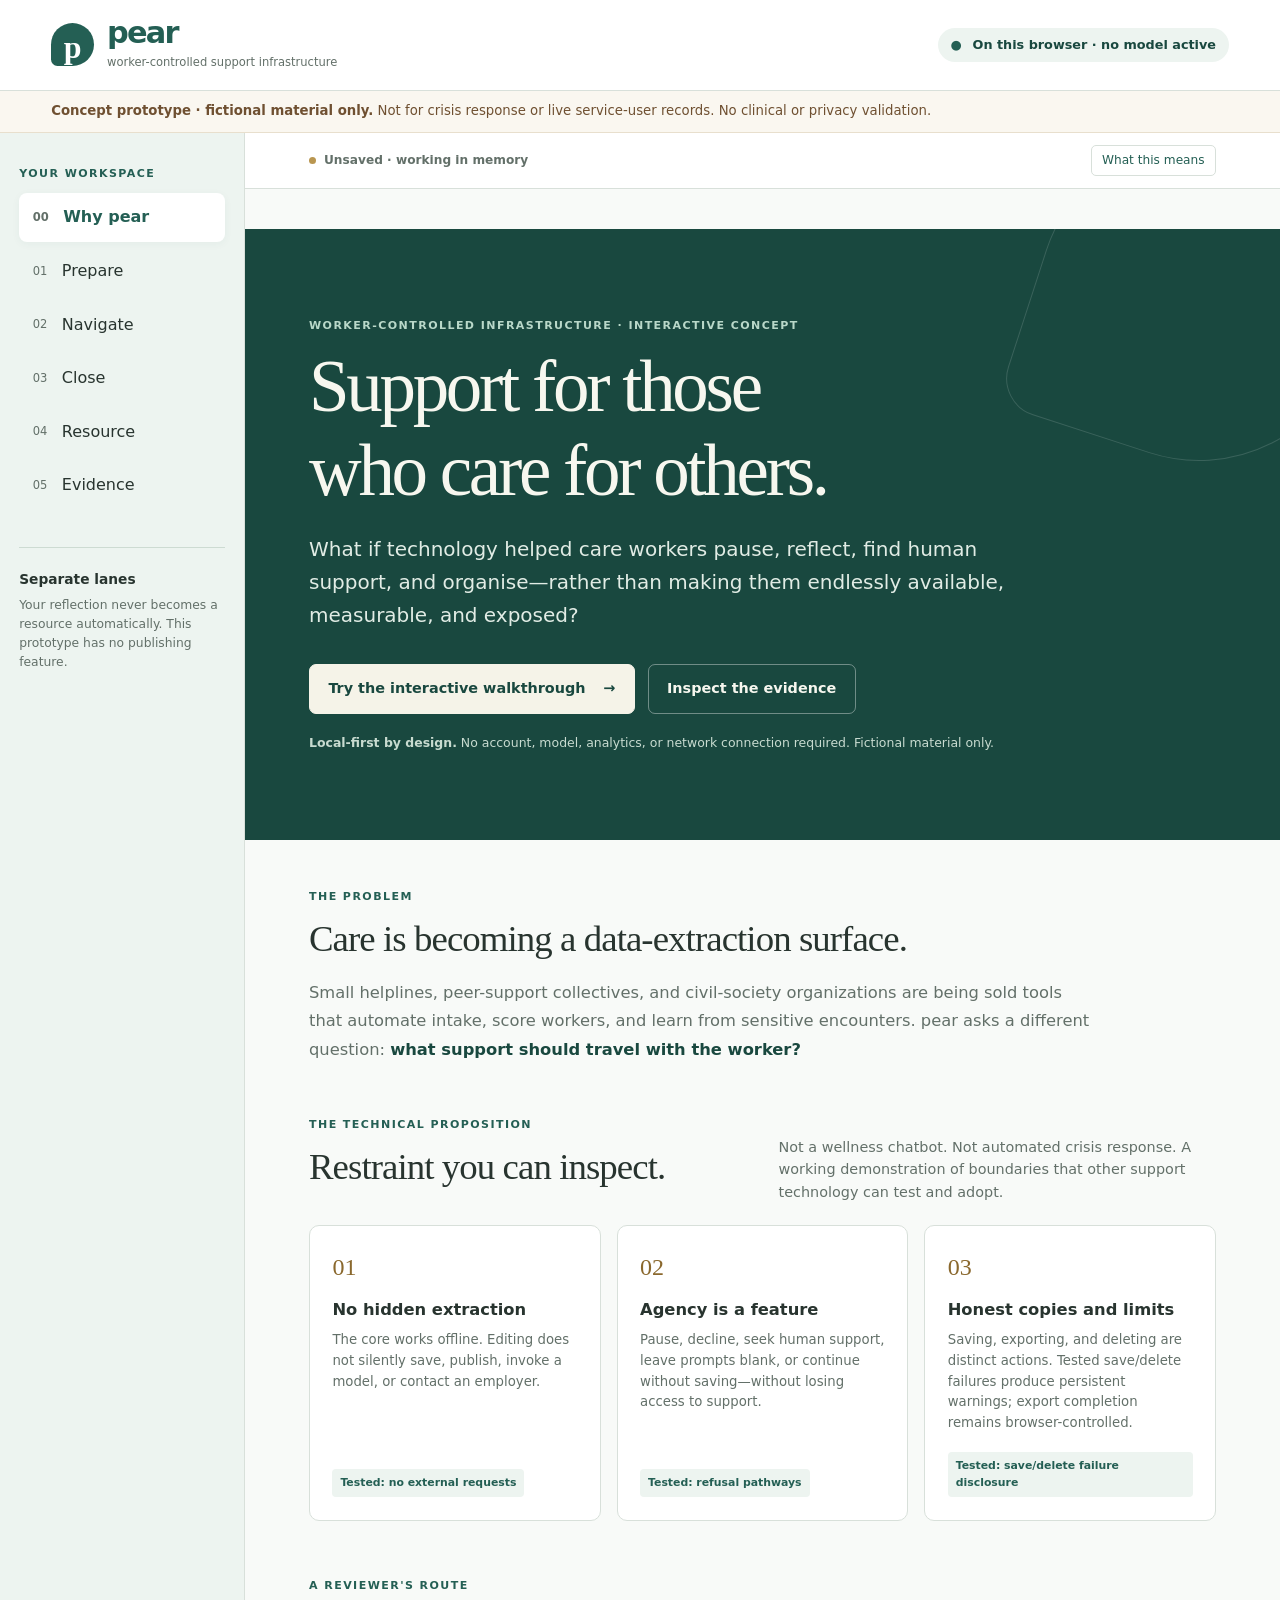
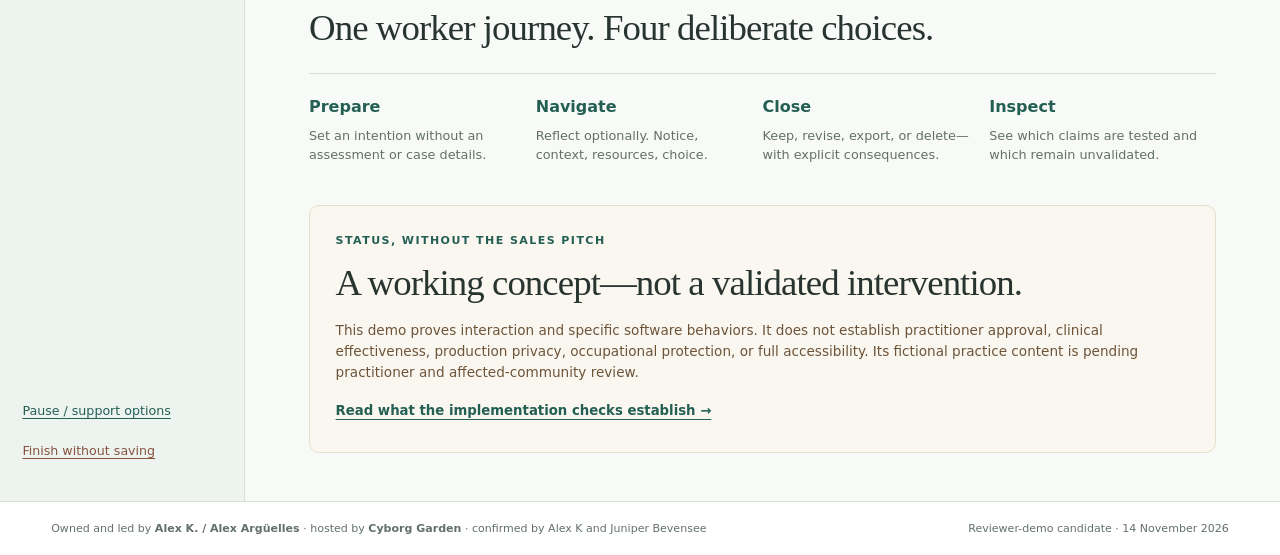
<file: index.html>
<!doctype html>
<!-- This Source Code Form is subject to the terms of the Mozilla Public License, v. 2.0.
     If a copy of the MPL was not distributed with this file, You can obtain one at https://mozilla.org/MPL/2.0/. -->
<html lang="en">
<head>
  <meta charset="utf-8">
  <meta name="viewport" content="width=device-width, initial-scale=1">
  <meta name="referrer" content="no-referrer">
  <meta http-equiv="Content-Security-Policy" content="default-src 'none'; script-src 'self'; style-src 'self'; img-src 'self' data:; font-src 'self'; connect-src 'none'; form-action 'none'; base-uri 'none'; object-src 'none'; frame-ancestors 'none'">
  <title>pear · worker-controlled support infrastructure</title>
  <link rel="stylesheet" href="prototype/styles.css">
  <script defer src="prototype/core.js"></script>
  <script defer src="prototype/scenarios.js"></script>
  <script defer src="prototype/vendor/pdf-lib.min.js"></script>
  <script defer src="prototype/exports.js"></script>
  <script defer src="prototype/app.js"></script>
</head>
<body>
  <a class="skip-link" href="#main">Skip to walkthrough</a>
  <header class="site-header">
    <div class="brand-wrap">
      <div class="brand-mark" aria-hidden="true">p</div>
      <div><p class="brand">pear</p><p class="brand-sub">worker-controlled support infrastructure</p></div>
    </div>
    <div class="local-badge"><span aria-hidden="true">●</span> On this browser · no model active</div>
  </header>

  <div class="concept-banner" role="note">
    <strong>Concept prototype · fictional material only.</strong>
    Not for crisis response or live service-user records. No clinical or privacy validation.
  </div>

  <div class="app-shell">
    <aside class="sidebar" aria-label="Walkthrough sections">
      <p class="eyebrow">YOUR WORKSPACE</p>
      <nav aria-label="Prototype views">
        <button class="nav-item" data-view="about" aria-current="page"><span>00</span> Why pear</button>
        <button class="nav-item current" data-view="prepare"><span>01</span> Prepare</button>
        <button class="nav-item" data-view="navigate"><span>02</span> Navigate</button>
        <button class="nav-item" data-view="close"><span>03</span> Close</button>
        <button class="nav-item" data-view="resource"><span>04</span> Resource</button>
        <button class="nav-item" data-view="evidence"><span>05</span> Evidence</button>
      </nav>
      <div class="sidebar-boundary">
        <h2>Separate lanes</h2>
        <p>Your reflection never becomes a resource automatically. This prototype has no publishing feature.</p>
      </div>
      <div class="exit-actions">
        <button class="text-button" data-action="pause">Pause / support options</button>
        <button class="text-button danger-text" data-action="end">Finish without saving</button>
      </div>
    </aside>

    <main id="main" tabindex="-1">
      <section class="status-strip" aria-label="Storage status">
        <div><span class="status-dot" aria-hidden="true"></span><strong id="save-status">Unsaved · working in memory</strong></div>
        <button class="small-button" data-action="storage">What this means</button>
      </section>
      <div id="storage-warning" class="privacy-note persistent-warning" role="alert" hidden></div>

      <div id="view-about" class="view">
        <div class="reviewer-hero">
          <p class="eyebrow">WORKER-CONTROLLED INFRASTRUCTURE · INTERACTIVE CONCEPT</p>
          <h1>Support for those<br>who care for others.</h1>
          <p class="hero-lede">What if technology helped care workers pause, reflect, find human support, and organise—rather than making them endlessly available, measurable, and exposed?</p>
          <div class="hero-actions">
            <button class="primary-button" data-action="start-demo">Try the interactive walkthrough <span aria-hidden="true">→</span></button>
            <button class="secondary-button" data-view="evidence">Inspect the evidence</button>
          </div>
          <p class="hero-note"><strong>Local-first by design.</strong> No account, model, analytics, or network connection required. Fictional material only.</p>
        </div>

        <section class="problem-statement" aria-labelledby="problem-title">
          <p class="eyebrow">THE PROBLEM</p>
          <h2 id="problem-title">Care is becoming a data-extraction surface.</h2>
          <p>Small helplines, peer-support collectives, and civil-society organizations are being sold tools that automate intake, score workers, and learn from sensitive encounters. pear asks a different question: <strong>what support should travel with the worker?</strong></p>
        </section>

        <section class="boundary-showcase" aria-labelledby="boundary-title">
          <div class="section-heading"><div><p class="eyebrow">THE TECHNICAL PROPOSITION</p><h2 id="boundary-title">Restraint you can inspect.</h2></div><p>Not a wellness chatbot. Not automated crisis response. A working demonstration of boundaries that other support technology can test and adopt.</p></div>
          <div class="boundary-grid">
            <article><span class="boundary-number">01</span><h3>No hidden extraction</h3><p>The core works offline. Editing does not silently save, publish, invoke a model, or contact an employer.</p><span class="test-tag">Tested: no external requests</span></article>
            <article><span class="boundary-number">02</span><h3>Agency is a feature</h3><p>Pause, decline, seek human support, leave prompts blank, or continue without saving—without losing access to support.</p><span class="test-tag">Tested: refusal pathways</span></article>
            <article><span class="boundary-number">03</span><h3>Honest copies and limits</h3><p>Saving, exporting, and deleting are distinct actions. Tested save/delete failures produce persistent warnings; export completion remains browser-controlled.</p><span class="test-tag">Tested: save/delete failure disclosure</span></article>
          </div>
        </section>

        <section class="demo-route" aria-labelledby="route-title">
          <p class="eyebrow">A REVIEWER'S ROUTE</p>
          <h2 id="route-title">One worker journey. Four deliberate choices.</h2>
          <ol>
            <li><strong>Prepare</strong><span>Set an intention without an assessment or case details.</span></li>
            <li><strong>Navigate</strong><span>Reflect optionally. Notice, context, resources, choice.</span></li>
            <li><strong>Close</strong><span>Keep, revise, export, or delete—with explicit consequences.</span></li>
            <li><strong>Inspect</strong><span>See which claims are tested and which remain unvalidated.</span></li>
          </ol>
        </section>

        <aside class="honesty-panel">
          <p class="eyebrow">STATUS, WITHOUT THE SALES PITCH</p>
          <h2>A working concept—not a validated intervention.</h2>
          <p>This demo proves interaction and specific software behaviors. It does not establish practitioner approval, clinical effectiveness, production privacy, occupational protection, or full accessibility. Its fictional practice content is pending practitioner and affected-community review.</p>
          <button class="text-link" data-view="evidence">Read what the implementation checks establish →</button>
        </aside>
      </div>

      <div id="view-evidence" class="view" hidden>
        <p class="eyebrow">IMPLEMENTATION EVIDENCE · CANDIDATE REVIEW · 14 NOVEMBER 2026</p>
        <h1>Claims with edges.</h1>
        <p class="lede">pear’s safety commitments are useful only if they survive inspection. Here is what the current concept demonstrates—and what it deliberately does not claim.</p>
        <section class="evidence-summary" aria-label="Verification summary">
          <div><strong>Full suite</strong><span>checks passed in recorded run</span></div>
          <div><strong>0</strong><span>external requests captured</span></div>
          <div><strong>0</strong><span>automated axe violations in tested views</span></div>
        </section>
        <p class="evidence-caveat"><strong>Scope:</strong> state/storage unit checks, static boundary checks, and browser workflow/accessibility checks. The exact command and current result are recorded separately in the candidate verification record. This is implementation evidence, not clinical, occupational, production-security, or full accessibility validation.</p>
        <div class="evidence-table-wrap">
          <table class="evidence-table">
            <caption>From design commitment to observable behavior</caption>
            <thead><tr><th scope="col">Commitment</th><th scope="col">Observed in this demo</th><th scope="col">Still not established</th></tr></thead>
            <tbody>
              <tr><th scope="row">No hidden network path</th><td>Full journey completed in Chromium with networking disabled; no external HTTP(S) request captured.</td><td>Browser extensions, operating-system activity, compromised runtimes, or future code changes.</td></tr>
              <tr><th scope="row">Editing is not saving</th><td>Typing created no localStorage entry. Save required separate confirmation.</td><td>Browser memory, session restore, crash reporting, and device storage remain outside complete control.</td></tr>
              <tr><th scope="row">Honest retention</th><td>Saved and newer unsaved versions remain distinct. Failed re-save and deletion produce persistent warnings.</td><td>Encryption, secure custody, physical erasure, backups, synced copies, and exported files.</td></tr>
              <tr><th scope="row">Refusal remains possible</th><td>Pause, decline, end, blank answers, and continue-without-save paths exercised.</td><td>Whether real workers experience these options as safe, useful, or culturally appropriate.</td></tr>
              <tr><th scope="row">No automatic Commons flow</th><td>No publishing action or private-to-shared transfer exists.</td><td>A Commons is not implemented; its governance, moderation, and safety remain unevaluated.</td></tr>
              <tr><th scope="row">Accessibility attention</th><td>Zero automated axe violations across all six views, storage dialog, and export dialog in the recorded candidate run; keyboard and 390px checks.</td><td>Full WCAG conformance, every assistive technology, language, future state, and user need.</td></tr>
            </tbody>
          </table>
        </div>
        <section class="mutation-note"><h2>The original boundaries were challenged too.</h2><p>During the original 6 November verification, temporary code mutations added automatic saving and a no-op deletion. The suite caught both: four tests failed for automatic save and two for no-op deletion. The unmodified implementation then passed the full suite. This is narrow mutation evidence, not exhaustive fault injection.</p></section>
        <div class="primary-actions"><button class="primary-button" data-action="start-demo">Try the walkthrough <span aria-hidden="true">→</span></button></div>
      </div>

      <div id="view-prepare" class="view" hidden>
        <p class="eyebrow">PREPARATION · NO CASE DETAILS</p>
        <h1>Begin with your intention.</h1>
        <p class="lede">A little orientation, without an assessment, a score, or a required disclosure.</p>
        <article class="scenario-card">
          <div class="scenario-heading"><div><p class="eyebrow">FICTIONAL PRACTICE FIXTURE</p><h2 id="scenario-title"></h2></div><span class="tag" id="scenario-status"></span></div>
          <p id="scenario-summary"></p>
          <div class="limit-note"><strong>Not practitioner-approved training content.</strong> This fixture exists to test the interaction, not to teach crisis response.</div>
        </article>
        <form id="preparation-form" class="reflection-form">
          <label for="preparation" id="preparation-label"></label>
          <p class="field-hint" id="preparation-hint">Optional. Do not enter names, case details, contact information, or other sensitive material.</p>
          <textarea id="preparation" maxlength="6000" aria-describedby="preparation-hint" placeholder="For this fictional walkthrough, you might write: “I want to notice my assumptions and know where I can pause.”"></textarea>
          <div class="field-footer"><span>Optional · up to 6,000 characters</span><span id="preparation-count">0 / 6000</span></div>
        </form>
        <div class="primary-actions"><button class="primary-button" data-action="to-navigate">Continue to navigation <span aria-hidden="true">→</span></button><button class="secondary-button" data-action="without-saving">Continue editing without saving</button></div>
        <button class="example-button" data-action="fill-example"><span aria-hidden="true">✦</span> Reviewing? Fill this journey with a clearly labelled fictional example</button>
        <p class="example-note">If you have already written anything, pear asks before replacing it. The example itself is not saved or exported and contains no real person, event, or service-user narrative.</p>
      </div>

      <div id="view-navigate" class="view" hidden>
        <p class="eyebrow">PRIVATE NAVIGATION · OPTIONAL</p>
        <h1>You map your experience.</h1>
        <p class="lede">The tool does not map you. Leave any prompt blank; uncertainty and structural constraints belong here.</p>
        <div class="privacy-note"><strong>Private is not risk-free.</strong> Unsaved work is held in memory, but browser/device behaviour is outside our control. Optional save is unencrypted browser storage. Never enter real case material.</div>
        <form id="navigation-form" class="reflection-form"><div id="prompt-fields"></div></form>
        <div class="choice-row" aria-label="Choices that remain available">
          <button class="choice-button" data-action="pause">Ⅱ Pause</button>
          <button class="choice-button" data-action="colleague">△ Plan colleague support</button>
          <button class="choice-button" data-action="decline">× Decline reflection</button>
          <button class="choice-button" data-action="end">□ End session</button>
        </div>
        <div class="primary-actions"><button class="secondary-button" data-action="to-prepare">← Preparation</button><button class="primary-button" data-action="to-close">Review and close <span aria-hidden="true">→</span></button></div>
      </div>

      <div id="view-close" class="view" hidden>
        <p class="eyebrow">CLOSURE · YOUR CHOICE</p>
        <h1>Keep, revise, export, or delete.</h1>
        <p class="lede">Closure does not mean positivity, disclosure, or completion. You can leave with an unresolved reflection.</p>
        <section class="review-card" aria-labelledby="review-title"><div class="review-heading"><h2 id="review-title">Your current reflection</h2><button class="small-button" data-action="to-navigate">Revise</button></div><div id="reflection-review"></div></section>
        <div class="closure-grid">
          <button class="closure-option" data-action="save"><strong>Save in this browser</strong><span>Explicit local save · unencrypted · fictional content only</span></button>
          <button class="closure-option" data-action="export"><strong>Export reflections</strong><span>Current or demo archive · TXT, PDF, or JSON backup</span></button>
          <button class="closure-option" data-action="without-saving"><strong>Continue editing without saving</strong><span>Return to your working reflection · no intentional durable write</span></button>
          <button class="closure-option danger-option" data-action="delete"><strong>Delete current entry</strong><span>Confirmation required · exports remain outside app control</span></button>
        </div>
        <div class="primary-actions closure-actions"><button class="secondary-button" data-action="to-navigate">← Continue editing</button><button class="secondary-button" data-action="end">Finish without saving</button><button class="primary-button" data-action="save-finish">Save and finish</button></div>
      </div>

      <div id="view-resource" class="view" hidden>
        <p class="eyebrow">RESOURCE LANE · READ ONLY</p>
        <h1>Context travels with knowledge.</h1>
        <p class="lede">A deliberately authored fixture with provenance and limitations—not a case archive or extracted reflection.</p>
        <article class="resource-card"><div class="scenario-heading"><div><p class="eyebrow">RESOURCE 0.1</p><h2 id="resource-title"></h2></div><span class="tag">Review pending</span></div><p id="resource-purpose"></p><h3>Limitations</h3><ul id="resource-limits"></ul><h3>Provenance and review</h3><dl id="resource-provenance"></dl></article>
        <div class="privacy-note"><strong>No automatic commons flow.</strong> This resource cannot receive your journal, prompts, outputs, logs, or case material. A future commons requires separate governance and deliberately authored contributions.</div>
      </div>

      <noscript><div class="limit-note">JavaScript is required for this local interaction prototype. No information has been sent anywhere. The source documents remain readable without it.</div></noscript>
    </main>
  </div>

  <footer class="site-footer"><span>Owned and led by <strong>Alex K. / Alex Argüelles</strong> · hosted by <strong>Cyborg Garden</strong> · confirmed by Alex K and Juniper Bevensee</span><span>Reviewer-demo candidate · 14 November 2026</span></footer>

  <dialog id="app-dialog" aria-labelledby="dialog-title">
    <div class="dialog-inner"><p class="eyebrow" id="dialog-kicker">PEAR · YOUR CHOICE</p><h2 id="dialog-title"></h2><div id="dialog-body"></div><div class="dialog-actions" id="dialog-actions"></div></div>
  </dialog>
  <div id="toast" class="toast" role="status" aria-live="polite" hidden></div>
</body>
</html>
</file>
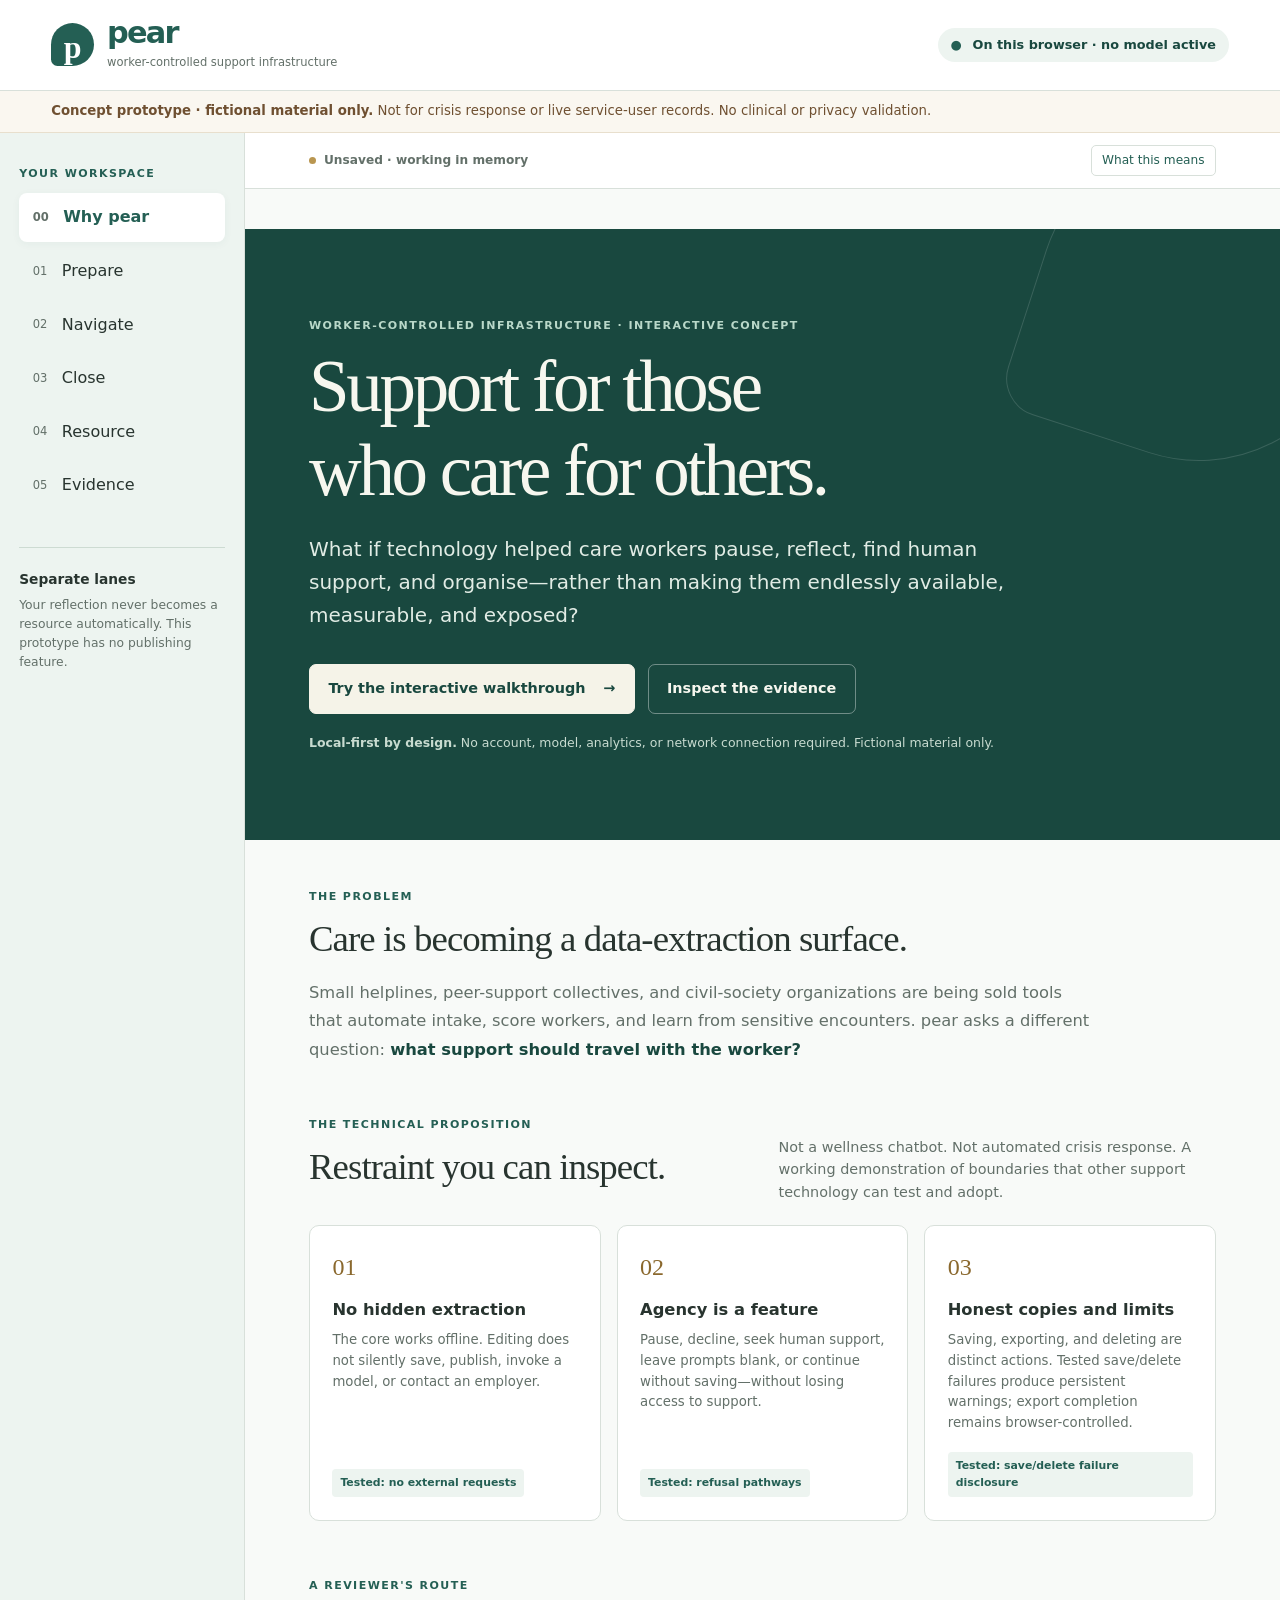
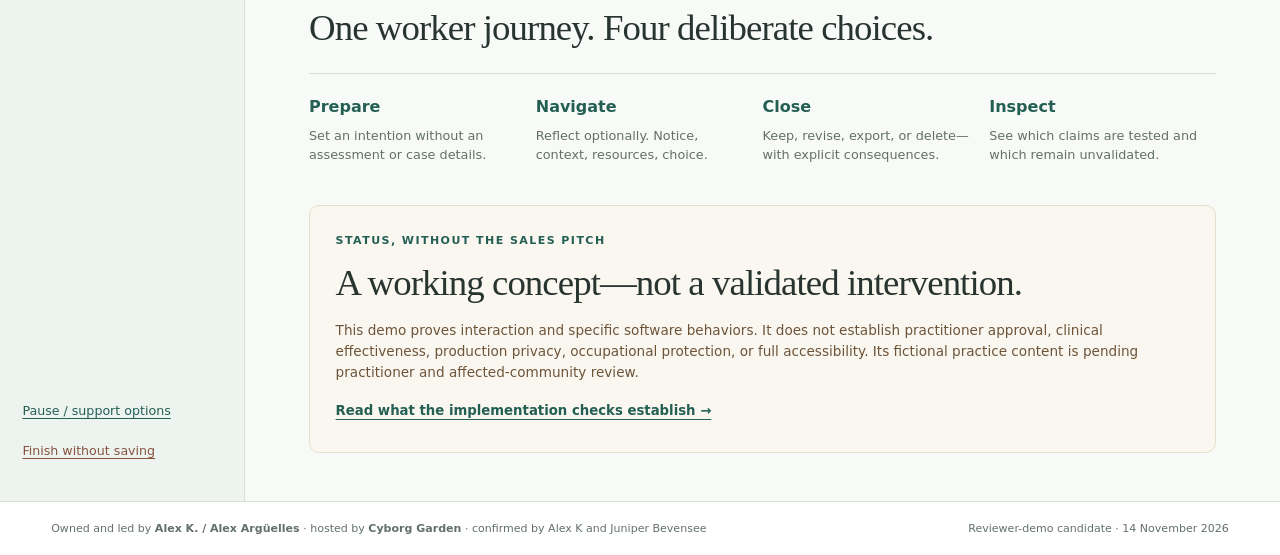
<file: prototype/index.html>
<!doctype html>
<!-- This Source Code Form is subject to the terms of the Mozilla Public License, v. 2.0.
     If a copy of the MPL was not distributed with this file, You can obtain one at https://mozilla.org/MPL/2.0/. -->
<html lang="en">
<head>
  <meta charset="utf-8">
  <meta name="viewport" content="width=device-width, initial-scale=1">
  <meta name="referrer" content="no-referrer">
  <meta http-equiv="Content-Security-Policy" content="default-src 'none'; script-src 'self'; style-src 'self'; img-src 'self' data:; font-src 'self'; connect-src 'none'; form-action 'none'; base-uri 'none'; object-src 'none'; frame-ancestors 'none'">
  <title>pear · worker-controlled support infrastructure</title>
  <link rel="stylesheet" href="styles.css">
  <script defer src="core.js"></script>
  <script defer src="scenarios.js"></script>
  <script defer src="vendor/pdf-lib.min.js"></script>
  <script defer src="exports.js"></script>
  <script defer src="app.js"></script>
</head>
<body>
  <a class="skip-link" href="#main">Skip to walkthrough</a>
  <header class="site-header">
    <div class="brand-wrap">
      <div class="brand-mark" aria-hidden="true">p</div>
      <div><p class="brand">pear</p><p class="brand-sub">worker-controlled support infrastructure</p></div>
    </div>
    <div class="local-badge"><span aria-hidden="true">●</span> On this browser · no model active</div>
  </header>

  <div class="concept-banner" role="note">
    <strong>Concept prototype · fictional material only.</strong>
    Not for crisis response or live service-user records. No clinical or privacy validation.
  </div>

  <div class="app-shell">
    <aside class="sidebar" aria-label="Walkthrough sections">
      <p class="eyebrow">YOUR WORKSPACE</p>
      <nav aria-label="Prototype views">
        <button class="nav-item" data-view="about" aria-current="page"><span>00</span> Why pear</button>
        <button class="nav-item current" data-view="prepare"><span>01</span> Prepare</button>
        <button class="nav-item" data-view="navigate"><span>02</span> Navigate</button>
        <button class="nav-item" data-view="close"><span>03</span> Close</button>
        <button class="nav-item" data-view="resource"><span>04</span> Resource</button>
        <button class="nav-item" data-view="evidence"><span>05</span> Evidence</button>
      </nav>
      <div class="sidebar-boundary">
        <h2>Separate lanes</h2>
        <p>Your reflection never becomes a resource automatically. This prototype has no publishing feature.</p>
      </div>
      <div class="exit-actions">
        <button class="text-button" data-action="pause">Pause / support options</button>
        <button class="text-button danger-text" data-action="end">Finish without saving</button>
      </div>
    </aside>

    <main id="main" tabindex="-1">
      <section class="status-strip" aria-label="Storage status">
        <div><span class="status-dot" aria-hidden="true"></span><strong id="save-status">Unsaved · working in memory</strong></div>
        <button class="small-button" data-action="storage">What this means</button>
      </section>
      <div id="storage-warning" class="privacy-note persistent-warning" role="alert" hidden></div>

      <div id="view-about" class="view">
        <div class="reviewer-hero">
          <p class="eyebrow">WORKER-CONTROLLED INFRASTRUCTURE · INTERACTIVE CONCEPT</p>
          <h1>Support for those<br>who care for others.</h1>
          <p class="hero-lede">What if technology helped care workers pause, reflect, find human support, and organise—rather than making them endlessly available, measurable, and exposed?</p>
          <div class="hero-actions">
            <button class="primary-button" data-action="start-demo">Try the interactive walkthrough <span aria-hidden="true">→</span></button>
            <button class="secondary-button" data-view="evidence">Inspect the evidence</button>
          </div>
          <p class="hero-note"><strong>Local-first by design.</strong> No account, model, analytics, or network connection required. Fictional material only.</p>
        </div>

        <section class="problem-statement" aria-labelledby="problem-title">
          <p class="eyebrow">THE PROBLEM</p>
          <h2 id="problem-title">Care is becoming a data-extraction surface.</h2>
          <p>Small helplines, peer-support collectives, and civil-society organizations are being sold tools that automate intake, score workers, and learn from sensitive encounters. pear asks a different question: <strong>what support should travel with the worker?</strong></p>
        </section>

        <section class="boundary-showcase" aria-labelledby="boundary-title">
          <div class="section-heading"><div><p class="eyebrow">THE TECHNICAL PROPOSITION</p><h2 id="boundary-title">Restraint you can inspect.</h2></div><p>Not a wellness chatbot. Not automated crisis response. A working demonstration of boundaries that other support technology can test and adopt.</p></div>
          <div class="boundary-grid">
            <article><span class="boundary-number">01</span><h3>No hidden extraction</h3><p>The core works offline. Editing does not silently save, publish, invoke a model, or contact an employer.</p><span class="test-tag">Tested: no external requests</span></article>
            <article><span class="boundary-number">02</span><h3>Agency is a feature</h3><p>Pause, decline, seek human support, leave prompts blank, or continue without saving—without losing access to support.</p><span class="test-tag">Tested: refusal pathways</span></article>
            <article><span class="boundary-number">03</span><h3>Honest copies and limits</h3><p>Saving, exporting, and deleting are distinct actions. Tested save/delete failures produce persistent warnings; export completion remains browser-controlled.</p><span class="test-tag">Tested: save/delete failure disclosure</span></article>
          </div>
        </section>

        <section class="demo-route" aria-labelledby="route-title">
          <p class="eyebrow">A REVIEWER'S ROUTE</p>
          <h2 id="route-title">One worker journey. Four deliberate choices.</h2>
          <ol>
            <li><strong>Prepare</strong><span>Set an intention without an assessment or case details.</span></li>
            <li><strong>Navigate</strong><span>Reflect optionally. Notice, context, resources, choice.</span></li>
            <li><strong>Close</strong><span>Keep, revise, export, or delete—with explicit consequences.</span></li>
            <li><strong>Inspect</strong><span>See which claims are tested and which remain unvalidated.</span></li>
          </ol>
        </section>

        <aside class="honesty-panel">
          <p class="eyebrow">STATUS, WITHOUT THE SALES PITCH</p>
          <h2>A working concept—not a validated intervention.</h2>
          <p>This demo proves interaction and specific software behaviors. It does not establish practitioner approval, clinical effectiveness, production privacy, occupational protection, or full accessibility. Its fictional practice content is pending practitioner and affected-community review.</p>
          <button class="text-link" data-view="evidence">Read what the implementation checks establish →</button>
        </aside>
      </div>

      <div id="view-evidence" class="view" hidden>
        <p class="eyebrow">IMPLEMENTATION EVIDENCE · CANDIDATE REVIEW · 14 NOVEMBER 2026</p>
        <h1>Claims with edges.</h1>
        <p class="lede">pear’s safety commitments are useful only if they survive inspection. Here is what the current concept demonstrates—and what it deliberately does not claim.</p>
        <section class="evidence-summary" aria-label="Verification summary">
          <div><strong>Full suite</strong><span>checks passed in recorded run</span></div>
          <div><strong>0</strong><span>external requests captured</span></div>
          <div><strong>0</strong><span>automated axe violations in tested views</span></div>
        </section>
        <p class="evidence-caveat"><strong>Scope:</strong> state/storage unit checks, static boundary checks, and browser workflow/accessibility checks. The exact command and current result are recorded separately in the candidate verification record. This is implementation evidence, not clinical, occupational, production-security, or full accessibility validation.</p>
        <div class="evidence-table-wrap">
          <table class="evidence-table">
            <caption>From design commitment to observable behavior</caption>
            <thead><tr><th scope="col">Commitment</th><th scope="col">Observed in this demo</th><th scope="col">Still not established</th></tr></thead>
            <tbody>
              <tr><th scope="row">No hidden network path</th><td>Full journey completed in Chromium with networking disabled; no external HTTP(S) request captured.</td><td>Browser extensions, operating-system activity, compromised runtimes, or future code changes.</td></tr>
              <tr><th scope="row">Editing is not saving</th><td>Typing created no localStorage entry. Save required separate confirmation.</td><td>Browser memory, session restore, crash reporting, and device storage remain outside complete control.</td></tr>
              <tr><th scope="row">Honest retention</th><td>Saved and newer unsaved versions remain distinct. Failed re-save and deletion produce persistent warnings.</td><td>Encryption, secure custody, physical erasure, backups, synced copies, and exported files.</td></tr>
              <tr><th scope="row">Refusal remains possible</th><td>Pause, decline, end, blank answers, and continue-without-save paths exercised.</td><td>Whether real workers experience these options as safe, useful, or culturally appropriate.</td></tr>
              <tr><th scope="row">No automatic Commons flow</th><td>No publishing action or private-to-shared transfer exists.</td><td>A Commons is not implemented; its governance, moderation, and safety remain unevaluated.</td></tr>
              <tr><th scope="row">Accessibility attention</th><td>Zero automated axe violations across all six views, storage dialog, and export dialog in the recorded candidate run; keyboard and 390px checks.</td><td>Full WCAG conformance, every assistive technology, language, future state, and user need.</td></tr>
            </tbody>
          </table>
        </div>
        <section class="mutation-note"><h2>The original boundaries were challenged too.</h2><p>During the original 6 November verification, temporary code mutations added automatic saving and a no-op deletion. The suite caught both: four tests failed for automatic save and two for no-op deletion. The unmodified implementation then passed the full suite. This is narrow mutation evidence, not exhaustive fault injection.</p></section>
        <div class="primary-actions"><button class="primary-button" data-action="start-demo">Try the walkthrough <span aria-hidden="true">→</span></button></div>
      </div>

      <div id="view-prepare" class="view" hidden>
        <p class="eyebrow">PREPARATION · NO CASE DETAILS</p>
        <h1>Begin with your intention.</h1>
        <p class="lede">A little orientation, without an assessment, a score, or a required disclosure.</p>
        <article class="scenario-card">
          <div class="scenario-heading"><div><p class="eyebrow">FICTIONAL PRACTICE FIXTURE</p><h2 id="scenario-title"></h2></div><span class="tag" id="scenario-status"></span></div>
          <p id="scenario-summary"></p>
          <div class="limit-note"><strong>Not practitioner-approved training content.</strong> This fixture exists to test the interaction, not to teach crisis response.</div>
        </article>
        <form id="preparation-form" class="reflection-form">
          <label for="preparation" id="preparation-label"></label>
          <p class="field-hint" id="preparation-hint">Optional. Do not enter names, case details, contact information, or other sensitive material.</p>
          <textarea id="preparation" maxlength="6000" aria-describedby="preparation-hint" placeholder="For this fictional walkthrough, you might write: “I want to notice my assumptions and know where I can pause.”"></textarea>
          <div class="field-footer"><span>Optional · up to 6,000 characters</span><span id="preparation-count">0 / 6000</span></div>
        </form>
        <div class="primary-actions"><button class="primary-button" data-action="to-navigate">Continue to navigation <span aria-hidden="true">→</span></button><button class="secondary-button" data-action="without-saving">Continue editing without saving</button></div>
        <button class="example-button" data-action="fill-example"><span aria-hidden="true">✦</span> Reviewing? Fill this journey with a clearly labelled fictional example</button>
        <p class="example-note">If you have already written anything, pear asks before replacing it. The example itself is not saved or exported and contains no real person, event, or service-user narrative.</p>
      </div>

      <div id="view-navigate" class="view" hidden>
        <p class="eyebrow">PRIVATE NAVIGATION · OPTIONAL</p>
        <h1>You map your experience.</h1>
        <p class="lede">The tool does not map you. Leave any prompt blank; uncertainty and structural constraints belong here.</p>
        <div class="privacy-note"><strong>Private is not risk-free.</strong> Unsaved work is held in memory, but browser/device behaviour is outside our control. Optional save is unencrypted browser storage. Never enter real case material.</div>
        <form id="navigation-form" class="reflection-form"><div id="prompt-fields"></div></form>
        <div class="choice-row" aria-label="Choices that remain available">
          <button class="choice-button" data-action="pause">Ⅱ Pause</button>
          <button class="choice-button" data-action="colleague">△ Plan colleague support</button>
          <button class="choice-button" data-action="decline">× Decline reflection</button>
          <button class="choice-button" data-action="end">□ End session</button>
        </div>
        <div class="primary-actions"><button class="secondary-button" data-action="to-prepare">← Preparation</button><button class="primary-button" data-action="to-close">Review and close <span aria-hidden="true">→</span></button></div>
      </div>

      <div id="view-close" class="view" hidden>
        <p class="eyebrow">CLOSURE · YOUR CHOICE</p>
        <h1>Keep, revise, export, or delete.</h1>
        <p class="lede">Closure does not mean positivity, disclosure, or completion. You can leave with an unresolved reflection.</p>
        <section class="review-card" aria-labelledby="review-title"><div class="review-heading"><h2 id="review-title">Your current reflection</h2><button class="small-button" data-action="to-navigate">Revise</button></div><div id="reflection-review"></div></section>
        <div class="closure-grid">
          <button class="closure-option" data-action="save"><strong>Save in this browser</strong><span>Explicit local save · unencrypted · fictional content only</span></button>
          <button class="closure-option" data-action="export"><strong>Export reflections</strong><span>Current or demo archive · TXT, PDF, or JSON backup</span></button>
          <button class="closure-option" data-action="without-saving"><strong>Continue editing without saving</strong><span>Return to your working reflection · no intentional durable write</span></button>
          <button class="closure-option danger-option" data-action="delete"><strong>Delete current entry</strong><span>Confirmation required · exports remain outside app control</span></button>
        </div>
        <div class="primary-actions closure-actions"><button class="secondary-button" data-action="to-navigate">← Continue editing</button><button class="secondary-button" data-action="end">Finish without saving</button><button class="primary-button" data-action="save-finish">Save and finish</button></div>
      </div>

      <div id="view-resource" class="view" hidden>
        <p class="eyebrow">RESOURCE LANE · READ ONLY</p>
        <h1>Context travels with knowledge.</h1>
        <p class="lede">A deliberately authored fixture with provenance and limitations—not a case archive or extracted reflection.</p>
        <article class="resource-card"><div class="scenario-heading"><div><p class="eyebrow">RESOURCE 0.1</p><h2 id="resource-title"></h2></div><span class="tag">Review pending</span></div><p id="resource-purpose"></p><h3>Limitations</h3><ul id="resource-limits"></ul><h3>Provenance and review</h3><dl id="resource-provenance"></dl></article>
        <div class="privacy-note"><strong>No automatic commons flow.</strong> This resource cannot receive your journal, prompts, outputs, logs, or case material. A future commons requires separate governance and deliberately authored contributions.</div>
      </div>

      <noscript><div class="limit-note">JavaScript is required for this local interaction prototype. No information has been sent anywhere. The source documents remain readable without it.</div></noscript>
    </main>
  </div>

  <footer class="site-footer"><span>Owned and led by <strong>Alex K. / Alex Argüelles</strong> · hosted by <strong>Cyborg Garden</strong> · confirmed by Alex K and Juniper Bevensee</span><span>Reviewer-demo candidate · 14 November 2026</span></footer>

  <dialog id="app-dialog" aria-labelledby="dialog-title">
    <div class="dialog-inner"><p class="eyebrow" id="dialog-kicker">PEAR · YOUR CHOICE</p><h2 id="dialog-title"></h2><div id="dialog-body"></div><div class="dialog-actions" id="dialog-actions"></div></div>
  </dialog>
  <div id="toast" class="toast" role="status" aria-live="polite" hidden></div>
</body>
</html>
</file>
<file: prototype/styles.css>
/* This Source Code Form is subject to the terms of the Mozilla Public License, v. 2.0.
   If a copy of the MPL was not distributed with this file, You can obtain one at https://mozilla.org/MPL/2.0/. */
:root {
  --green: #245f54; --green-dark: #19483f; --green-pale: #edf4f0;
  --ink: #28342f; --muted: #637069; --line: #d8e0da;
  --warm: #faf7f0; --gold: #b99650; --rust: #875340; --white: #fff;
  font-family: Inter, ui-sans-serif, system-ui, -apple-system, BlinkMacSystemFont, "Segoe UI", sans-serif;
  color: var(--ink); background: #f8faf8; font-synthesis: none;
}
* { box-sizing: border-box; }
body { margin: 0; font-size: 16px; line-height: 1.55; }
button, textarea { font: inherit; }
button { cursor: pointer; }
button:focus-visible, textarea:focus-visible, select:focus-visible, input:focus-visible, dialog:focus-visible, a:focus-visible, main:focus-visible, h1:focus-visible { outline: 3px solid #b87d2c; outline-offset: 3px; }
button:disabled { cursor: not-allowed; opacity: .55; }
[hidden] { display: none !important; }
.skip-link { position: absolute; left: 1rem; top: -5rem; background: var(--ink); color: white; padding: .75rem 1rem; z-index: 10; }
.skip-link:focus { top: 1rem; }
.site-header { min-height: 88px; padding: 1.15rem clamp(1rem, 4vw, 3.5rem); background: var(--white); display: flex; align-items: center; justify-content: space-between; gap: 1rem; border-bottom: 1px solid var(--line); }
.brand-wrap { display: flex; gap: .8rem; align-items: center; }
.brand-mark { background: var(--green); color: white; border-radius: 50% 50% 50% 15%; width: 43px; height: 43px; display: grid; place-items: center; font-family: Georgia, serif; font-size: 2rem; font-weight: bold; padding-bottom: .35rem; }
.brand { margin: 0; color: var(--green); font-size: 1.9rem; line-height: 1; font-weight: 700; letter-spacing: -.06em; }
.brand-sub { margin: .3rem 0 0; color: var(--muted); font-size: .72rem; }
.local-badge { background: var(--green-pale); color: var(--green-dark); padding: .45rem .8rem; border-radius: 2rem; font-size: .8rem; font-weight: 600; }
.local-badge span { color: var(--green); margin-right: .4rem; }
.concept-banner { padding: .65rem clamp(1rem, 4vw, 3.5rem); background: var(--warm); border-bottom: 1px solid #e8dfcd; color: #6f5031; font-size: .83rem; }
.app-shell { display: grid; grid-template-columns: 245px minmax(0, 1fr); min-height: calc(100vh - 205px); max-width: 1500px; margin: 0 auto; }
.sidebar { background: var(--green-pale); padding: 2rem 1.2rem; border-right: 1px solid var(--line); display: flex; flex-direction: column; }
.eyebrow { color: var(--green); font-size: .69rem; letter-spacing: .13em; font-weight: 750; margin: 0 0 .7rem; }
.sidebar nav { display: grid; gap: .3rem; }
.nav-item { display: flex; align-items: center; gap: .9rem; width: 100%; padding: .75rem .85rem; border: 0; background: transparent; border-radius: 8px; color: var(--ink); text-align: left; }
.nav-item span { color: var(--muted); font-size: .72rem; }
.nav-item.current { background: white; color: var(--green); font-weight: 700; box-shadow: 0 2px 8px #245f540c; }
.sidebar-boundary { margin-top: 2.3rem; padding-top: 1.4rem; border-top: 1px solid #cddbd2; }
.sidebar-boundary h2 { font-size: .86rem; margin: 0 0 .45rem; }
.sidebar-boundary p { font-size: .77rem; color: var(--muted); margin: 0; }
.exit-actions { margin-top: auto; padding-top: 2rem; display: grid; gap: .2rem; }
.text-button { padding: .55rem .2rem; background: transparent; border: none; color: var(--green); font-size: .79rem; text-align: left; text-decoration: underline; text-underline-offset: 3px; }
.danger-text { color: var(--rust); }
main { padding: 0 clamp(1.3rem, 5vw, 5rem) 3rem; max-width: 1080px; width: 100%; }
.status-strip { margin: 0 calc(-1 * clamp(1.3rem, 5vw, 5rem)) 2.5rem; padding: .75rem clamp(1.3rem, 5vw, 5rem); border-bottom: 1px solid var(--line); background: white; display: flex; justify-content: space-between; align-items: center; gap: .7rem; color: var(--muted); font-size: .76rem; }
.status-dot { display: inline-block; width: 7px; height: 7px; border-radius: 50%; background: var(--gold); margin-right: .5rem; }
.small-button { border: 1px solid var(--line); border-radius: 5px; padding: .3rem .65rem; background: white; color: var(--green); font-size: .76rem; }
.view { animation: arrive .2s ease-out; }
h1 { font-family: Georgia, "Times New Roman", serif; font-size: clamp(2rem, 4.2vw, 3.2rem); font-weight: 400; letter-spacing: -.035em; line-height: 1.15; margin: 0 0 .8rem; max-width: 750px; }
h2 { font-size: 1.1rem; line-height: 1.35; }
h3 { font-size: .95rem; color: var(--green); margin-top: 1.7rem; }
.lede { color: var(--muted); max-width: 680px; font-size: 1.04rem; margin: 0 0 2rem; }
.scenario-card, .resource-card { background: white; padding: 1.6rem; border: 1px solid var(--line); border-radius: 12px; margin: 1.5rem 0; }
.scenario-heading { display: flex; gap: 1rem; align-items: start; justify-content: space-between; }
.scenario-heading h2 { margin: 0; }
.tag { color: var(--rust); background: var(--warm); border-radius: 3px; padding: .35rem .55rem; font-size: .67rem; max-width: 180px; text-align: center; flex-shrink: 0; }
.scenario-card > p { color: var(--muted); font-size: .9rem; }
.limit-note, .privacy-note { border-left: 3px solid var(--gold); background: var(--warm); color: #6d5439; padding: .9rem 1.05rem; font-size: .8rem; margin: 1.1rem 0; }
.reflection-form { margin: 1.8rem 0; }
.reflection-form label { display: block; font-weight: 650; margin-bottom: .35rem; }
.field-hint { color: var(--muted); font-size: .8rem; margin: 0 0 .65rem; }
textarea { display: block; width: 100%; resize: vertical; min-height: 135px; padding: 1rem; color: var(--ink); background: white; border: 1px solid #bdcbc1; border-radius: 8px; line-height: 1.55; }
textarea::placeholder { color: #78837c; opacity: 1; }
.field-footer { display: flex; justify-content: space-between; gap: .5rem; color: var(--muted); font-size: .68rem; margin-top: .45rem; }
.prompt-block { margin-bottom: 1.65rem; }
.prompt-number { color: var(--green); font-size: .7rem; text-transform: uppercase; letter-spacing: .1em; font-weight: bold; display: block; margin-bottom: .4rem; }
.primary-actions { display: flex; align-items: center; justify-content: space-between; flex-wrap: wrap; gap: .75rem; margin-top: 2rem; }
.primary-button, .secondary-button { padding: .8rem 1.15rem; border-radius: 7px; font-weight: 650; font-size: .9rem; }
.primary-button { color: white; background: var(--green); border: 1px solid var(--green); }
.primary-button:hover { background: var(--green-dark); }
.primary-button span { margin-left: .8rem; }
.secondary-button { color: var(--green); background: white; border: 1px solid var(--line); }
.choice-row { display: flex; gap: .5rem; flex-wrap: wrap; padding: 1.15rem 0; border-top: 1px solid var(--line); border-bottom: 1px solid var(--line); }
.choice-button { background: white; border: 1px solid var(--line); border-radius: 5px; color: var(--green); font-size: .77rem; padding: .5rem .7rem; }
.review-card { border: 1px solid var(--line); border-radius: 10px; padding: 1.4rem; background: white; }
.review-heading { display: flex; align-items: center; justify-content: space-between; gap: .8rem; border-bottom: 1px solid var(--line); padding-bottom: .8rem; }
.review-heading h2 { margin: 0; }
.review-entry { margin: 1rem 0; }
.review-entry h3 { margin: 0 0 .3rem; font-size: .77rem; }
.review-entry p { white-space: pre-wrap; overflow-wrap: anywhere; margin: 0; font-size: .9rem; }
.empty-answer { color: var(--muted); font-style: italic; }
.closure-grid { display: grid; grid-template-columns: 1fr 1fr; gap: .8rem; margin: 1.2rem 0; }
.closure-option { padding: 1.05rem; text-align: left; background: var(--green-pale); border: 1px solid #d4e3da; border-radius: 8px; color: var(--green-dark); }
.closure-option strong, .closure-option span { display: block; }
.closure-option span { color: var(--muted); font-size: .75rem; margin-top: .35rem; }
.danger-option { background: var(--warm); border-color: #e6d7c8; color: var(--rust); }
.resource-card h3 { border-top: 1px solid var(--line); padding-top: 1.1rem; }
.resource-card li { margin: .6rem 0; color: var(--muted); font-size: .9rem; }
dl { font-size: .82rem; }
dt { font-weight: 700; margin-top: .8rem; color: var(--green); }
dd { margin: .25rem 0 0; color: var(--muted); }
.site-footer { padding: 1.1rem clamp(1rem, 4vw, 3.5rem); background: white; border-top: 1px solid var(--line); display: flex; justify-content: space-between; gap: .5rem; flex-wrap: wrap; font-size: .69rem; color: var(--muted); }
dialog { width: min(600px, calc(100% - 2rem)); max-height: calc(100vh - 2rem); overflow-y: auto; overscroll-behavior: contain; padding: 0; border: 1px solid var(--line); border-radius: 14px; color: var(--ink); box-shadow: 0 24px 80px #152a2140; }
dialog::backdrop { background: #142b23aa; }
.dialog-inner { padding: 1.8rem; }
.dialog-inner h2 { font-family: Georgia, serif; font-size: 1.8rem; font-weight: 400; margin: 0 0 1rem; }
#dialog-body { font-size: .88rem; }
#dialog-body ul { padding-left: 1.2rem; }
.dialog-actions { display: flex; gap: .7rem; justify-content: flex-end; flex-wrap: wrap; margin-top: 1.5rem; }
.export-preview { max-height: 180px; overflow: auto; white-space: pre-wrap; overflow-wrap: anywhere; background: #f2f5f2; border: 1px solid var(--line); padding: .8rem; font-size: .7rem; }
.export-preview:focus-visible { outline: 3px solid #b87d2c; outline-offset: 3px; }
.toast { position: fixed; bottom: 1.5rem; left: 50%; transform: translateX(-50%); background: var(--ink); color: white; border-radius: 7px; padding: .85rem 1.2rem; box-shadow: 0 4px 20px #0002; max-width: calc(100% - 2rem); font-size: .85rem; z-index: 5; }
@keyframes arrive { from { opacity: .5; transform: translateY(3px); } to { opacity: 1; transform: translateY(0); } }
@media (prefers-reduced-motion: reduce) { *, *::before, *::after { animation: none !important; transition: none !important; } }
@media (max-width: 750px) {
  .site-header { align-items: flex-start; }
  .local-badge { font-size: .68rem; max-width: 150px; }
  .app-shell { display: block; }
  .sidebar { padding: 1rem; border-right: none; border-bottom: 1px solid var(--line); }
  .sidebar > .eyebrow, .sidebar-boundary { display: none; }
  .sidebar nav { display: flex; flex-wrap: wrap; gap: .35rem; overflow-x: visible; }
  .nav-item { display: grid; gap: .1rem; min-width: 80px; min-height: 44px; padding: .55rem .7rem; font-size: .82rem; }
  .exit-actions { display: flex; padding-top: .4rem; gap: 1rem; margin-top: .3rem; }
  main { padding-top: 0; }
  .status-strip { margin-bottom: 1.8rem; }
  .scenario-heading { display: block; }
  .tag { display: inline-block; margin-top: .6rem; max-width: none; }
  .closure-grid { grid-template-columns: 1fr; }
  .site-footer { display: grid; }
}
@media print {
  .sidebar, .primary-actions, .choice-row, .closure-grid, .small-button, .site-header .local-badge { display: none !important; }
  .app-shell { display: block; }
  main { max-width: none; }
  .concept-banner { border: 2px solid #6f5031; }
}

/* Reviewer front door and evidence layer */
.example-button { display: block; margin: 1.1rem auto 0; padding: .65rem .9rem; color: var(--green); background: transparent; border: 1px dashed #9caf9f; border-radius: 6px; font-size: .76rem; }
.example-button span { margin-right: .35rem; }
.example-note { margin: .5rem auto 0; max-width: 520px; text-align: center; color: var(--muted); font-size: .68rem; }
.reviewer-hero {
  margin: 0 calc(-1 * clamp(1.3rem, 5vw, 5rem));
  padding: clamp(2.5rem, 7vw, 5.5rem) clamp(1.3rem, 5vw, 5rem);
  background: var(--green-dark);
  color: #f7f7ef;
  position: relative;
  overflow: hidden;
}
.reviewer-hero::after {
  content: '';
  position: absolute;
  width: 320px;
  height: 320px;
  border: 1px solid #ffffff24;
  border-radius: 50% 50% 50% 12%;
  right: -80px;
  top: -90px;
  transform: rotate(18deg);
  pointer-events: none;
}
.reviewer-hero .eyebrow { color: #b9d8c9; }
.reviewer-hero h1 { font-size: clamp(2.7rem, 5.7vw, 4.8rem); max-width: 760px; letter-spacing: -.045em; }
.hero-lede { max-width: 730px; font-size: clamp(1.05rem, 2vw, 1.25rem); line-height: 1.65; color: #e1ece5; }
.hero-actions { display: flex; gap: .8rem; flex-wrap: wrap; margin-top: 2rem; }
.reviewer-hero .primary-button { background: #f5f3e8; border-color: #f5f3e8; color: var(--green-dark); }
.reviewer-hero .primary-button:hover { background: white; }
.reviewer-hero .secondary-button { color: #f7f7ef; background: transparent; border-color: #ffffff60; }
.hero-note { color: #c8dbd0; font-size: .78rem; margin: 1.2rem 0 0; }
.problem-statement { max-width: 790px; padding: 3rem 0 2.2rem; }
.problem-statement h2, .section-heading h2, .demo-route h2, .honesty-panel h2, .mutation-note h2 {
  font-family: Georgia, "Times New Roman", serif;
  font-size: clamp(1.6rem, 3vw, 2.3rem);
  line-height: 1.25;
  font-weight: 400;
  letter-spacing: -.025em;
  margin: 0 0 .8rem;
}
.problem-statement > p:last-child { color: var(--muted); font-size: 1.02rem; line-height: 1.75; }
.problem-statement strong { color: var(--green-dark); }
.section-heading { display: grid; grid-template-columns: 1fr 1fr; align-items: end; gap: 2rem; margin-bottom: 1.4rem; }
.section-heading > p { color: var(--muted); font-size: .9rem; margin: 0; }
.boundary-grid { display: grid; grid-template-columns: repeat(3, 1fr); gap: 1rem; }
.boundary-grid article { background: white; border: 1px solid var(--line); border-radius: 10px; padding: 1.4rem; display: flex; flex-direction: column; }
.boundary-grid h3 { color: var(--ink); margin: .7rem 0 .5rem; font-size: 1.02rem; }
.boundary-grid p { color: var(--muted); font-size: .83rem; margin: 0 0 1.2rem; }
.boundary-number { color: #8a682d; font-family: Georgia, serif; font-size: 1.5rem; }
.test-tag { color: var(--green); background: var(--green-pale); font-size: .68rem; padding: .35rem .5rem; border-radius: 4px; margin-top: auto; align-self: flex-start; font-weight: 650; }
.demo-route { padding: 3.5rem 0 2.5rem; }
.demo-route ol { padding: 0; margin: 1.4rem 0 0; list-style: none; display: grid; grid-template-columns: repeat(4, 1fr); border-top: 1px solid var(--line); }
.demo-route li { padding: 1.3rem 1rem 0 0; }
.demo-route li strong, .demo-route li span { display: block; }
.demo-route li strong { color: var(--green); margin-bottom: .35rem; }
.demo-route li span { color: var(--muted); font-size: .8rem; }
.honesty-panel { background: var(--warm); border: 1px solid #e8dfcd; border-radius: 10px; padding: 1.6rem; }
.honesty-panel > p:not(.eyebrow) { color: #6d5439; font-size: .85rem; max-width: 850px; }
.text-link { background: none; border: none; padding: .3rem 0; color: var(--green); text-decoration: underline; text-underline-offset: 4px; font-weight: 650; font-size: .83rem; }
.evidence-summary { display: grid; grid-template-columns: repeat(3, 1fr); gap: 1px; background: var(--line); border: 1px solid var(--line); border-radius: 10px; overflow: hidden; margin: 2rem 0 1rem; }
.evidence-summary div { background: white; padding: 1.5rem; display: grid; gap: .3rem; }
.evidence-summary strong { font-family: Georgia, serif; color: var(--green); font-size: 2.2rem; font-weight: 400; }
.evidence-summary span { color: var(--muted); font-size: .75rem; }
.evidence-caveat { color: var(--muted); font-size: .78rem; margin-bottom: 1.8rem; }
.evidence-table-wrap { overflow-x: auto; border: 1px solid var(--line); border-radius: 10px; background: white; }
.evidence-table { width: 100%; border-collapse: collapse; font-size: .78rem; min-width: 720px; }
.evidence-table caption { text-align: left; padding: 1.1rem; font-family: Georgia, serif; font-size: 1.3rem; color: var(--green-dark); }
.evidence-table th, .evidence-table td { text-align: left; vertical-align: top; padding: 1rem; border-top: 1px solid var(--line); line-height: 1.55; }
.evidence-table thead th { color: var(--green); background: var(--green-pale); font-size: .7rem; text-transform: uppercase; letter-spacing: .07em; }
.evidence-table tbody th { color: var(--ink); width: 20%; }
.evidence-table td { color: var(--muted); width: 40%; }
.mutation-note { margin-top: 1.5rem; padding: 1.5rem; border-left: 3px solid var(--green); background: var(--green-pale); }
.mutation-note h2 { font-size: 1.5rem; }
.mutation-note p { color: var(--muted); font-size: .85rem; margin: 0; }
@media (max-width: 900px) {
  .boundary-grid { grid-template-columns: 1fr; }
  .demo-route ol { grid-template-columns: 1fr 1fr; gap: 1rem; }
  .section-heading { grid-template-columns: 1fr; gap: .5rem; }
}
@media (max-width: 750px) {
  .reviewer-hero { padding-top: 2.5rem; padding-bottom: 2.5rem; }
  .reviewer-hero h1 { font-size: 2.65rem; }
  .reviewer-hero::after { opacity: .45; }
  .evidence-summary { grid-template-columns: 1fr; }
  .evidence-summary div { padding: 1rem; grid-template-columns: 100px 1fr; align-items: center; }
  .evidence-summary strong { font-size: 1.7rem; }
  .demo-route ol { grid-template-columns: 1fr; }
  .demo-route li { padding-top: .5rem; }
  .problem-statement { padding-top: 2rem; }
  .evidence-table-wrap { overflow: visible; border: 0; background: transparent; }
  .evidence-table, .evidence-table tbody, .evidence-table tr, .evidence-table th, .evidence-table td { display: block; width: 100%; min-width: 0; }
  .evidence-table thead { position: absolute; width: 1px; height: 1px; padding: 0; margin: -1px; overflow: hidden; clip: rect(0, 0, 0, 0); white-space: nowrap; border: 0; }
  .evidence-table caption { padding: 1rem 0; }
  .evidence-table tr { background: white; border: 1px solid var(--line); border-radius: 10px; padding: .35rem 1rem 1rem; margin-bottom: 1rem; }
  .evidence-table tbody th { border-top: 0; color: var(--green); padding-left: 0; padding-right: 0; }
  .evidence-table td { padding: .75rem 0; overflow-wrap: anywhere; }
  .evidence-table td::before { display: block; margin-bottom: .35rem; color: var(--green); font-size: .66rem; font-weight: 750; letter-spacing: .06em; text-transform: uppercase; }
  .evidence-table td:nth-child(2)::before { content: 'Observed in this demo'; }
  .evidence-table td:nth-child(3)::before { content: 'Still not established'; }
}


/* Final narrow-screen layout corrections after visual review. */
@media (max-width: 750px) {
  .sidebar nav { display: grid; grid-template-columns: repeat(3, minmax(0, 1fr)); gap: .35rem; }
  .nav-item { display: flex; align-items: center; justify-content: center; gap: .35rem; min-width: 0; min-height: 44px; padding: .55rem .35rem; font-size: .8rem; text-align: center; white-space: normal; }
  .nav-item span { font-size: .66rem; }
  .evidence-table caption { display: block; width: 100%; box-sizing: border-box; overflow-wrap: normal; word-break: normal; hyphens: none; }
  .evidence-table tbody th { width: 100%; overflow-wrap: normal; word-break: normal; hyphens: none; }
}

/* Demo archive and export selection */
.archive-panel { margin-top: 1.5rem; border: 1px solid var(--line); border-radius: 10px; background: var(--green-pale); padding: 1.2rem; }
.archive-panel h3 { margin: 0 0 .4rem; }
.archive-panel p { font-size: .8rem; color: var(--muted); }
.archive-choice { display: grid; gap: .65rem; margin-top: 1rem; }
.archive-choice label { display: grid; grid-template-columns: auto 1fr; align-items: start; gap: .65rem; padding: .75rem; background: white; border: 1px solid var(--line); border-radius: 7px; cursor: pointer; }
.archive-choice input { margin-top: .25rem; accent-color: var(--green); }
.archive-choice strong, .archive-choice small { display: block; }
.archive-choice small { color: var(--muted); margin-top: .25rem; }
.export-formats { display: flex; flex-wrap: wrap; gap: .6rem; margin-top: 1rem; }
.export-formats button { flex: 1 1 125px; }
.export-status { margin-top: .8rem; color: var(--muted); font-size: .8rem; }
.closure-actions { justify-content: flex-end; }
@media (max-width: 750px) { .closure-actions { display: grid; } .closure-actions button { width: 100%; } }
</file>
